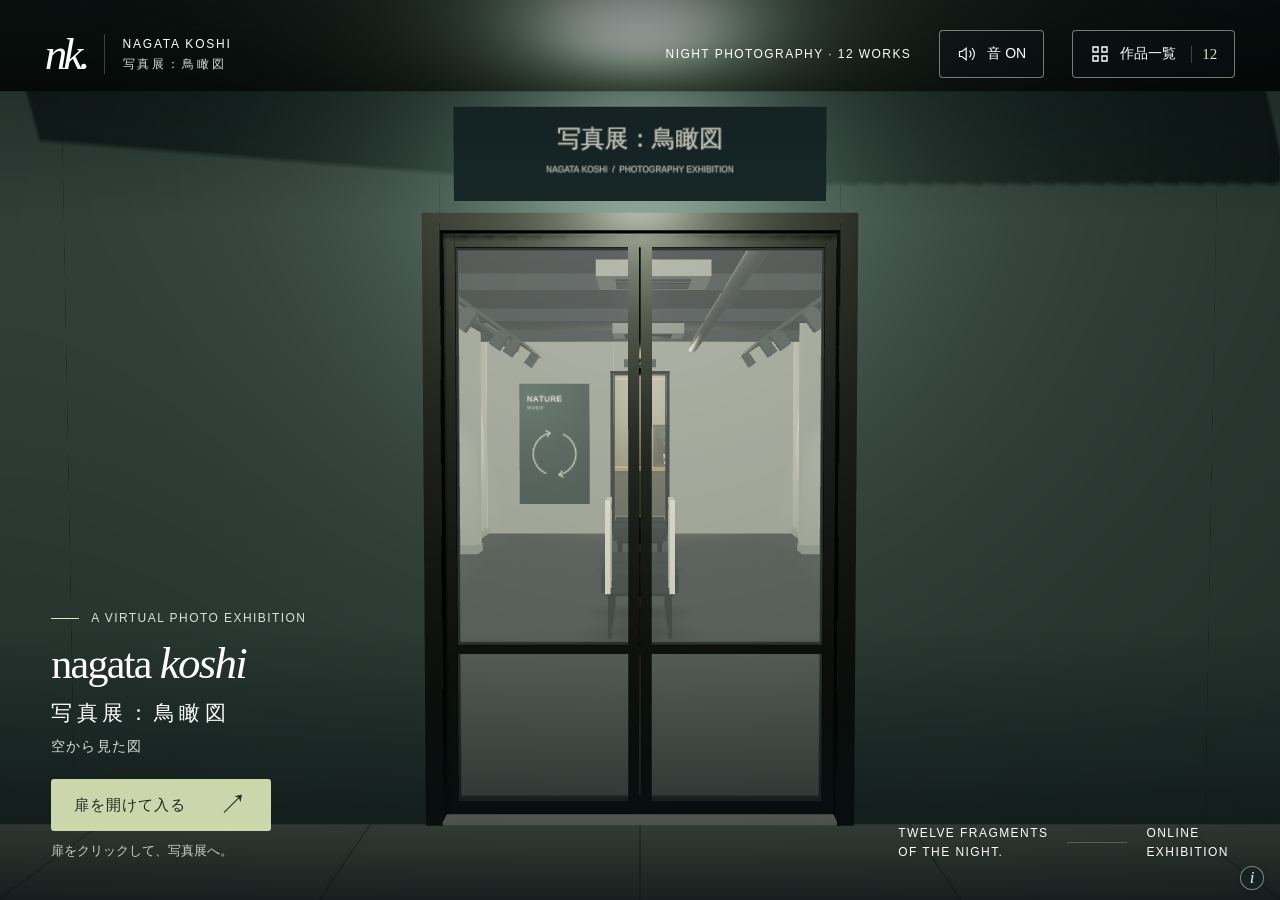
<file: index.html>
<!doctype html>
<html lang="ja">
<head>
  <meta charset="utf-8"><meta name="viewport" content="width=device-width,initial-scale=1,viewport-fit=cover">
  <title>写真展：鳥瞰図 — Online Gallery</title>
  <meta name="description" content="街が眠っても、光はつづく。12枚の夜景を巡るバーチャル写真展。">
  <meta name="theme-color" content="#101a1b">
  <link rel="icon" href="./favicon.svg" type="image/svg+xml"><link rel="stylesheet" href="./style.css?v=20260913-info">
  <script type="module" src="./app.js?v=20260914-locations"></script>
</head>
<body>
  <audio id="gallery-music" src="./assets/audio/midnight-gallery.mp3" loop preload="none" hidden></audio>
  <a class="skip-link" href="#index-button">作品一覧へ</a>
  <main id="gallery" class="gallery welcome">
    <div id="scene" class="scene" aria-label="ガラスの入口と、白い壁に12枚の夜景が並ぶ展示室"></div><div class="scene-shade" aria-hidden="true"></div>
    <header class="site-header">
      <button class="brand" id="home-button" aria-label="展示室の入口へ"><span class="brand-mark" aria-hidden="true">nk.</span><span class="brand-name">NAGATA KOSHI<span>写真展：鳥瞰図</span></span></button>
      <div class="header-actions"><span class="edition">NIGHT PHOTOGRAPHY · 12 WORKS</span><button class="outline-button sound-toggle" id="sound-toggle" aria-label="音を消す" aria-pressed="true" title="音を消す" disabled><svg viewBox="0 0 24 24" aria-hidden="true"><path d="M11 5 6 9H3v6h3l5 4Z"/><path class="sound-waves" d="M15 8a6 6 0 0 1 0 8m3-11a10 10 0 0 1 0 14"/><path class="sound-cross" d="m15 9 6 6m0-6-6 6"/></svg><span id="sound-label">音 ON</span></button><button class="outline-button" id="index-button"><svg viewBox="0 0 20 20" aria-hidden="true"><path d="M3 3h5v5H3zM12 3h5v5h-5zM3 12h5v5H3zM12 12h5v5h-5z"/></svg>作品一覧<span class="button-count">12</span></button></div>
    </header>
    <section class="intro" id="intro" aria-labelledby="exhibition-title">
      <p class="eyebrow"><span></span>A VIRTUAL PHOTO EXHIBITION</p><h1 id="exhibition-title">nagata<br><em>koshi</em></h1>
      <div class="intro-caption"><p class="japanese-title">写真展：鳥瞰図</p><p>空から見た図</p></div>
      <button id="enter-button" class="enter-button" disabled><span id="enter-text">展示室を準備中</span><span class="enter-arrow" aria-hidden="true">↗</span></button>
      <p class="intro-help" id="load-status" role="status">写真を読み込んでいます</p>
    </section>
    <div class="intro-note"><span>TWELVE FRAGMENTS<br>OF THE NIGHT.</span><span class="note-line"></span><span>ONLINE<br>EXHIBITION</span></div>
    <p class="entry-status" id="entry-status" role="status" hidden>写真展へ、ようこそ。</p>
    <section id="tour-ui" class="tour-ui" hidden aria-label="展示室の操作">
      <button id="cafe-exit" class="cafe-hotspot cafe-entry" aria-label="ガラスの扉から展示室へ戻る" hidden>展示室へ <span aria-hidden="true">↗</span></button>
      <button id="coffee-tap" class="cafe-hotspot coffee-tap" aria-label="コーヒーを注ぐ" hidden>tap! <span aria-hidden="true">↓</span></button>
      <div id="cafe-controls" class="cafe-controls" hidden>
        <p id="coffee-status" role="status" aria-live="polite"></p>
      </div>
      <button id="coffee-cup" class="coffee-cup" aria-label="コーヒーをひと口飲む" hidden><span>ひと口</span></button>
      <div class="room-caption"><span class="eyebrow">THE EXHIBITION</span><h2 id="current-title">写真展：鳥瞰図</h2><p id="current-subtitle">気になる写真をタップして、その前へ。</p></div>
      <div class="map-card" id="map-card"><button class="map-heading" id="map-toggle" aria-expanded="true" aria-controls="room-map">FLOOR PLAN <span aria-hidden="true">−</span></button><div id="room-map" class="room-map"></div><span class="map-caption">番号を選んで移動</span><button id="hallway-button" class="map-exit">入口・廊下へ ↗</button></div>
      <nav class="tour-dock" aria-label="作品を巡る">
        <div class="dock-pager">
          <button id="previous-button" class="nav-arrow" aria-label="前の作品へ" disabled><svg viewBox="0 0 24 24" aria-hidden="true"><path d="M20 12H4m6-6-6 6 6 6"/></svg></button>
          <div class="tour-position"><span id="work-counter">GALLERY</span><span id="work-label">展示室</span></div>
          <button id="next-button" class="nav-arrow" aria-label="最初の作品へ"><svg viewBox="0 0 24 24" aria-hidden="true"><path d="M4 12h16m-6-6 6 6-6 6"/></svg></button>
        </div>
        <span class="dock-divider" aria-hidden="true"></span>
        <button class="focus-button" id="view-button" aria-label="写真を大きく見る" hidden><span class="view-label">大きく見る</span><svg viewBox="0 0 24 24" aria-hidden="true"><path d="M9 4H4v5m11-5h5v5M4 15v5h5m11-5v5h-5"/></svg></button>
        <button id="overview-button" class="dock-button" aria-label="展示室の中央へ"><svg viewBox="0 0 24 24" aria-hidden="true"><path d="m3 5 6-2 6 2 6-2v16l-6 2-6-2-6 2V5Zm6-2v16m6-14v16"/></svg><span>中央へ</span></button>
      </nav>
      <p class="gesture-hint">ドラッグで見回す <span>·</span> 写真をタップで移動</p>
    </section>
    <div id="arcade-controls" class="arcade-controls" hidden><button id="arcade-return" class="arcade-back">← 展示室へ</button><button id="arcade-exit" class="arcade-exit">出口へ ↗</button></div>
    <p id="arcade-travel-status" class="arcade-travel-status" role="status" hidden>廊下を移動しています…</p>
    <section id="claw-controls" class="claw-controls" aria-label="UFOキャッチャーの操作" hidden>
      <button id="claw-close" class="claw-close" aria-label="ゲームを閉じる">×</button>
      <div id="claw-result" class="claw-result" role="status" aria-live="polite" hidden>ナイス！</div>
      <div id="claw-inputs" class="claw-console">
        <div class="claw-direction-pad" role="group" aria-label="爪の移動">
          <button data-claw-axis="z" data-claw-direction="-1" class="claw-up" aria-label="爪を奥へ動かす"><span aria-hidden="true">↑</span></button>
          <button data-claw-axis="x" data-claw-direction="-1" class="claw-left" aria-label="爪を左へ動かす"><span aria-hidden="true">←</span></button>
          <button data-claw-axis="x" data-claw-direction="1" class="claw-right" aria-label="爪を右へ動かす"><span aria-hidden="true">→</span></button>
          <button data-claw-axis="z" data-claw-direction="1" class="claw-down" aria-label="爪を手前へ動かす"><span aria-hidden="true">↓</span></button>
        </div>
        <p id="claw-status" class="claw-status" role="status">押している間、移動</p>
        <button id="claw-grab" class="claw-grab"><span aria-hidden="true">↓</span>つかむ</button>
      </div>
    </section>
    <button id="held-item" class="held-item" hidden aria-label="持っているピン">
      <svg id="held-pin" viewBox="0 0 70 140" aria-hidden="true"><defs><linearGradient id="pin-shine"><stop stop-color="#a7aeaa"/><stop offset=".4" stop-color="#fffdf4"/><stop offset="1" stop-color="#d1d5cb"/></linearGradient></defs><path d="M35 5C18 5 20 23 26 32C30 42 23 62 18 76C9 100 11 122 18 131C23 137 47 137 52 131C59 122 61 100 52 76C47 62 40 42 44 32C50 23 52 5 35 5Z" fill="url(#pin-shine)" stroke="#c6cbc1" stroke-width="1"/><path d="M26 34H44L43 40H27ZM27 44H43L44 49H26Z" fill="#be2945"/></svg>
      <svg id="held-key" viewBox="0 0 80 140" aria-hidden="true" hidden><path d="M40 10a22 22 0 1 0 0 44a22 22 0 1 0 0-44M40 51v72h20v-12H44v-17h13" fill="none" stroke="#eac46b" stroke-width="10" stroke-linejoin="round"/></svg>
      <span id="held-item-label">ピン</span>
    </button>
    <button id="exchange-action" class="cafe-hotspot exchange-action" hidden>ピンを入れる</button>
    <section id="escape-ending" class="escape-ending" hidden aria-labelledby="escape-title"><p>THANK YOU</p><h2 id="escape-title">ご来場ありがとうございました。</h2></section>
    <div id="notice" class="notice" role="status" hidden></div>
    <button id="info-button" class="info-button" aria-label="この写真展について" aria-haspopup="dialog" aria-controls="info-dialog" title="この写真展について"><span aria-hidden="true">i</span></button>
    <noscript><div class="noscript">3D展示にはJavaScriptが必要です。<a href="./photos.html">12枚の写真を見る</a></div></noscript>
  </main>
  <div id="collection-transition" class="collection-transition" hidden role="status"><span id="transition-kicker">NEXT EXHIBITION</span><h2 id="transition-title">写真展：いきもの</h2><p>12 photographs · NAGATA KOSHI</p></div>
  <dialog id="info-dialog" class="info-dialog" aria-labelledby="info-title">
    <div class="info-header"><h2 id="info-title">この写真展について</h2><button class="close-button" data-close="info-dialog" aria-label="案内を閉じる" autofocus>×</button></div>
    <div class="info-content">
      <section><h3>写真・展示制作</h3><p>NAGATA KOSHI</p><p>掲載写真の著作権は撮影者に帰属します。</p></section>
      <section><h3>音楽</h3><p>Midnight Gallery</p><p>制作：NAGATA KOSHI</p></section>
      <section><h3>作品のご利用について</h3><p>法令で認められる場合を除き、写真・音楽の無断転載・再配布・販売はお控えください。</p></section>
      <p class="info-share">この会場のURLのシェアは歓迎です。</p>
    </div>
  </dialog>
  <dialog id="index-dialog" class="index-dialog" aria-labelledby="index-title">
    <div class="dialog-header"><div><p class="eyebrow">THE COLLECTION</p><h2 id="index-title">写真展：鳥瞰図</h2></div><button class="close-button" data-close="index-dialog" aria-label="作品一覧を閉じる">×</button></div>
    <button id="index-switch" class="text-button collection-link">写真展：いきものへ ↗</button><p class="index-description">気になる一枚から、夜を巡る。</p><div id="works-grid" class="works-grid"></div><footer class="index-footer">NAGATA KOSHI — 写真展：鳥瞰図<span>01 — 12</span></footer>
  </dialog>
  <dialog id="viewer-dialog" class="viewer-dialog" aria-labelledby="viewer-title">
    <div class="viewer-header"><div><span class="eyebrow">NAGATA KOSHI</span><h2 id="viewer-title">作品 01</h2></div><div class="viewer-actions"><button id="zoom-button" class="text-button" aria-pressed="false">拡大する ＋</button><button class="close-button" data-close="viewer-dialog" aria-label="写真を閉じる">×</button></div></div>
    <div class="viewer-stage" id="viewer-stage"><img id="viewer-image" alt=""><p id="viewer-error" hidden role="alert">写真を読み込めませんでした。<button id="retry-image">再読み込み</button></p></div>
    <footer class="viewer-footer"><button id="viewer-prev" class="nav-arrow" aria-label="前の写真">←</button><div><span id="viewer-count">01 / 12</span><span class="viewer-size" id="viewer-size">A2 PRINT</span></div><button id="viewer-next" class="nav-arrow" aria-label="次の写真">→</button></footer>
  </dialog>
</body></html>
</file>
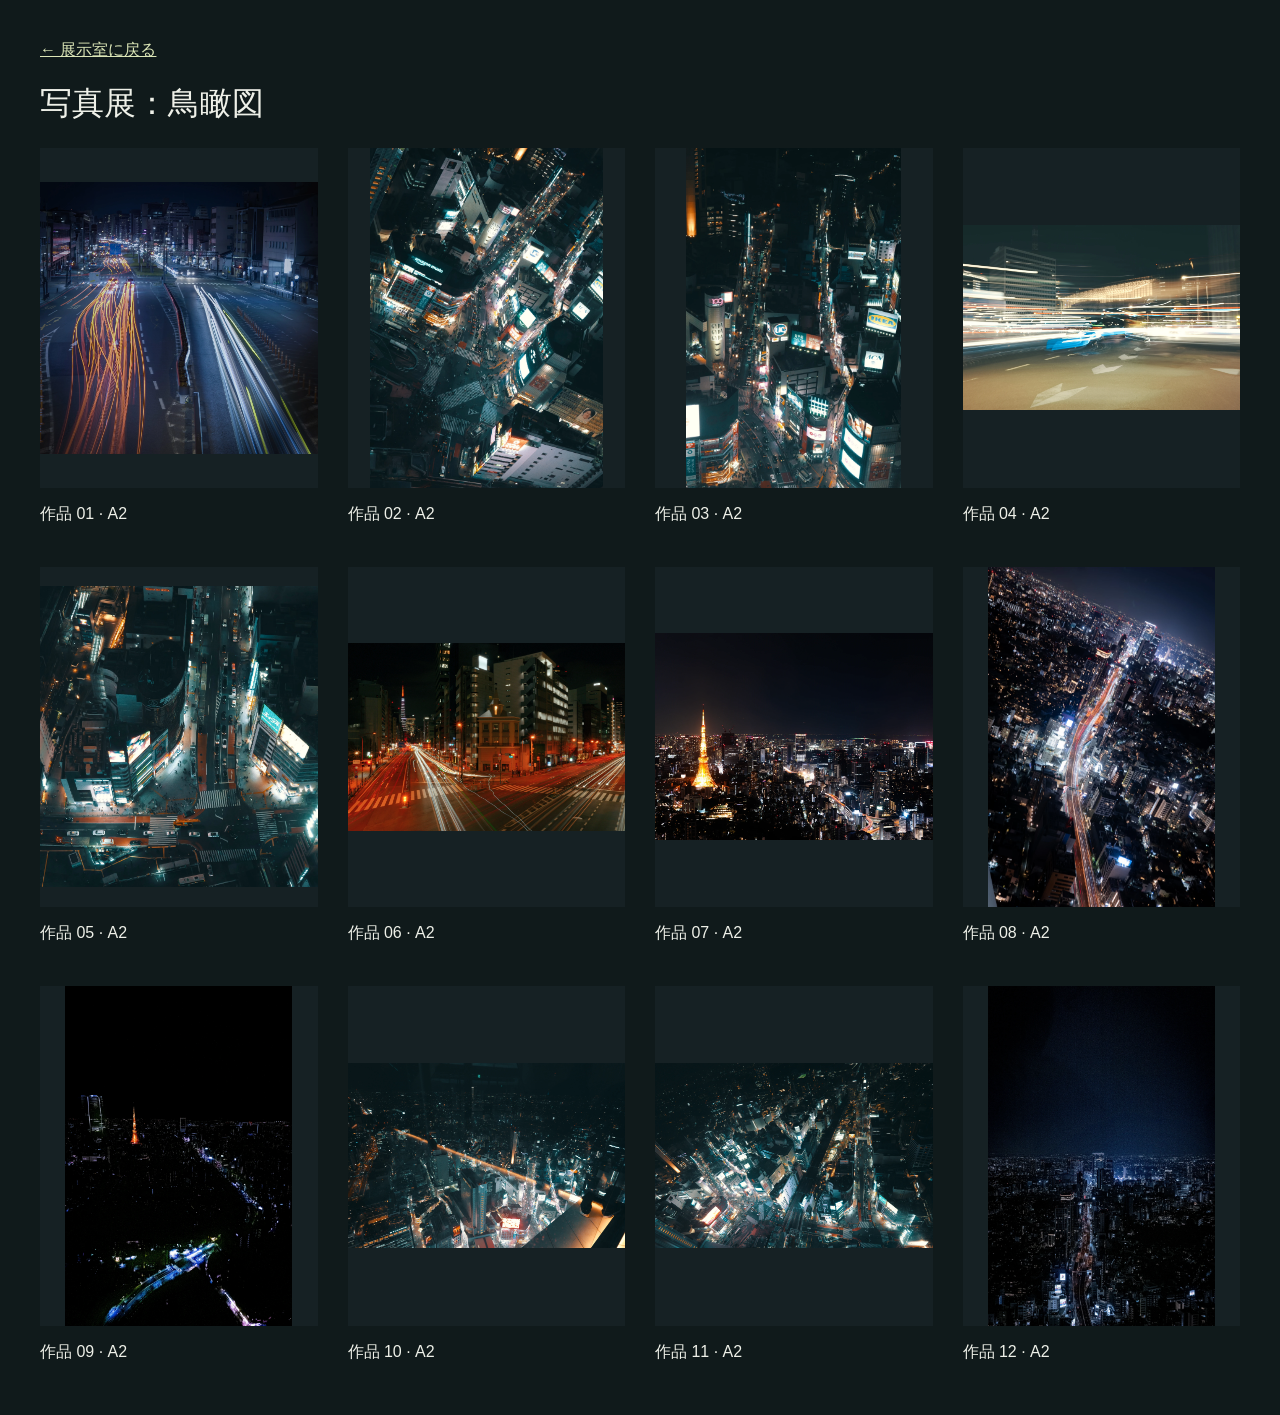
<file: photos.html>
<!doctype html><html lang="ja"><meta charset="utf-8"><meta name="viewport" content="width=device-width,initial-scale=1"><title>写真展：鳥瞰図 — Online Gallery</title><style>body{margin:0;padding:40px;background:#101a1b;color:#eef0e8;font-family:sans-serif}a{color:#dce6b7}h1{font-weight:400}main{display:grid;grid-template-columns:repeat(auto-fit,minmax(260px,1fr));gap:30px}figure{margin:0}img{width:100%;height:340px;object-fit:contain;background:#162124}figcaption{padding:12px 0;font-size:16px}</style><a href="index.html">← 展示室に戻る</a><h1>写真展：鳥瞰図</h1><main><figure><a href="assets/01.webp"><img src="assets/01.webp" alt="夜景作品 1" loading="lazy"></a><figcaption>作品 01 · A2</figcaption></figure><figure><a href="assets/02.webp"><img src="assets/02.webp" alt="夜景作品 2" loading="lazy"></a><figcaption>作品 02 · A2</figcaption></figure><figure><a href="assets/03.webp"><img src="assets/03.webp" alt="夜景作品 3" loading="lazy"></a><figcaption>作品 03 · A2</figcaption></figure><figure><a href="assets/04.webp"><img src="assets/04.webp" alt="夜景作品 4" loading="lazy"></a><figcaption>作品 04 · A2</figcaption></figure><figure><a href="assets/05.webp"><img src="assets/05.webp" alt="夜景作品 5" loading="lazy"></a><figcaption>作品 05 · A2</figcaption></figure><figure><a href="assets/06.webp"><img src="assets/06.webp" alt="夜景作品 6" loading="lazy"></a><figcaption>作品 06 · A2</figcaption></figure><figure><a href="assets/07.webp"><img src="assets/07.webp" alt="夜景作品 7" loading="lazy"></a><figcaption>作品 07 · A2</figcaption></figure><figure><a href="assets/08.webp"><img src="assets/08.webp" alt="夜景作品 8" loading="lazy"></a><figcaption>作品 08 · A2</figcaption></figure><figure><a href="assets/09.webp"><img src="assets/09.webp" alt="夜景作品 9" loading="lazy"></a><figcaption>作品 09 · A2</figcaption></figure><figure><a href="assets/10.webp"><img src="assets/10.webp" alt="夜景作品 10" loading="lazy"></a><figcaption>作品 10 · A2</figcaption></figure><figure><a href="assets/11.webp"><img src="assets/11.webp" alt="夜景作品 11" loading="lazy"></a><figcaption>作品 11 · A2</figcaption></figure><figure><a href="assets/12.webp"><img src="assets/12.webp" alt="夜景作品 12" loading="lazy"></a><figcaption>作品 12 · A2</figcaption></figure></main></html>
</file>
<file: style.css>
:root{color-scheme:dark;--ink:#101a1b;--paper:#eef0e8;--muted:#b1beb9;--accent:#dce6b7;--line:rgba(236,242,229,.24);font-family:-apple-system,BlinkMacSystemFont,"Hiragino Kaku Gothic ProN","Yu Gothic",sans-serif;font-synthesis:none}*{box-sizing:border-box}html,body{margin:0;width:100%;height:100%;background:var(--ink)}button,a{-webkit-tap-highlight-color:transparent}button{font:inherit;cursor:pointer;color:inherit;border:0}button:disabled{cursor:default;opacity:.35}button:focus-visible,a:focus-visible,canvas:focus-visible{outline:2px solid var(--accent);outline-offset:5px}button:hover:not(:disabled){filter:brightness(1.13)}svg{width:20px;height:20px;fill:none;stroke:currentColor;stroke-width:1.4}p,h1,h2{margin:0}[hidden]{display:none!important}.gallery{height:100svh;min-height:0;position:relative;overflow:hidden;isolation:isolate}.scene{position:absolute;inset:0;background:#636966}.scene canvas{display:block;width:100%;height:100%;touch-action:none;cursor:grab}.scene canvas:active{cursor:grabbing}.scene-shade{position:absolute;inset:0;pointer-events:none;background:linear-gradient(90deg,rgba(7,19,21,.86),rgba(7,19,21,.52) 27%,rgba(7,19,21,0) 67%),linear-gradient(0deg,rgba(8,17,18,.68),transparent 35%,transparent 76%,rgba(8,17,18,.42))}.entered .scene-shade{background:linear-gradient(0deg,rgba(8,17,18,.68),transparent 26%,transparent 76%,rgba(8,17,18,.52))}.site-header{position:absolute;left:3.5%;right:3.5%;top:30px;display:flex;align-items:center;justify-content:space-between;gap:20px;z-index:2}.brand{background:none;display:flex;align-items:center;text-align:left;gap:17px;padding:0}.brand-mark{font-family:Georgia,serif;font-size:45px;font-style:italic;letter-spacing:-4px;line-height:1}.brand-name{font-size:12px;letter-spacing:.15em;line-height:1.7;border-left:1px solid var(--line);padding-left:18px}.brand-name>span{display:block;letter-spacing:.24em;font-size:12px;color:#d4ddd5}.header-actions{display:flex;align-items:center;gap:28px}.edition{font-size:12px;letter-spacing:.12em}.outline-button{border:1px solid rgba(236,242,229,.48);background:rgba(14,25,26,.35);border-radius:4px;padding:13px 17px;display:flex;align-items:center;gap:10px;font-size:14px;backdrop-filter:blur(8px)}.button-count{font-family:Georgia,serif;font-size:15px;color:var(--accent);padding-left:10px;border-left:1px solid var(--line);margin-left:5px}.intro{position:absolute;left:8%;top:clamp(140px,22vh,220px);max-width:520px;z-index:1}.eyebrow{font-size:12px;letter-spacing:.18em;font-weight:500;line-height:1.6}.intro .eyebrow{display:flex;align-items:center;gap:12px;color:#d9e4d5}.eyebrow>span{display:inline-block;width:28px;height:1px;background:var(--accent)}h1{font-family:Georgia,"Times New Roman",serif;font-weight:400;letter-spacing:-.055em;font-size:clamp(85px,10vw,150px);line-height:.9;margin:27px 0 28px}h1 em{font-weight:400;font-size:1.07em}.intro-caption{border-left:1px solid rgba(228,238,218,.5);padding-left:20px;margin-bottom:34px}.japanese-title{font-family:"Yu Mincho","Hiragino Mincho ProN",serif;font-size:27px;letter-spacing:.28em;margin-bottom:10px}.intro-caption p+p{font-size:14px;letter-spacing:.08em;color:#d7e0d8;line-height:1.8}.enter-button{background:var(--accent);color:#1b2824;border-radius:3px;width:240px;min-height:60px;display:flex;justify-content:space-between;align-items:center;padding:0 23px;font-size:15px;letter-spacing:.06em}.enter-arrow{font-size:28px;font-weight:300}.intro-help{font-size:12px;color:#c6d2ca;margin-top:15px;line-height:1.7;max-width:340px}.intro-note{position:absolute;right:4%;bottom:39px;display:flex;align-items:center;gap:19px;font-size:12px;letter-spacing:.12em;line-height:1.6}.note-line{width:60px;height:1px;background:var(--line)}.entered .intro,.entered .intro-note{display:none}.room-caption{position:absolute;left:3.5%;bottom:155px;pointer-events:none;max-width:350px;text-shadow:0 2px 20px #0c1817}.room-caption .eyebrow{color:var(--accent)}.room-caption h2{font-family:"Yu Mincho","Hiragino Mincho ProN",serif;font-size:30px;letter-spacing:.14em;margin:8px 0 10px;font-weight:400}.room-caption p{font-size:14px;line-height:1.8;color:#e1e7df}.focus-button{position:absolute;left:50%;top:67%;transform:translateX(-50%);white-space:nowrap;background:#142424ed;border:1px solid #b7c8b260;border-radius:3px;padding:15px 22px;display:flex;align-items:center;gap:24px;box-shadow:0 8px 28px #0003;font-size:14px}.focus-button span{font-size:20px}.tour-dock{position:absolute;left:50%;bottom:40px;transform:translateX(-50%);display:flex;align-items:center;gap:14px;border:1px solid #b6c8be42;background:#101e20e8;backdrop-filter:blur(18px);padding:12px 15px;border-radius:6px;box-shadow:0 12px 40px #07111144}.nav-arrow{background:transparent;font-size:25px;width:46px;min-height:46px;border:1px solid #adbbaf45;border-radius:50%;flex-shrink:0;font-family:Arial,sans-serif}.tour-position{min-width:126px;text-align:center}.tour-position>span{display:block}#work-counter{font-family:Georgia,serif;font-size:20px;letter-spacing:.08em}#work-label{font-size:12px;color:#c4cec8;margin-top:5px}.dock-divider{height:34px;width:1px;background:var(--line);margin:0 4px}.dock-button{display:flex;align-items:center;flex-direction:column;gap:5px;background:transparent;min-width:46px;padding:3px;font-size:12px}.gesture-hint{position:absolute;bottom:14px;left:50%;transform:translateX(-50%);font-size:12px;white-space:nowrap;color:#e1e7df}.gesture-hint span{margin:0 8px}.map-card{position:absolute;right:3.5%;bottom:150px;width:136px;background:#101e20dc;border:1px solid #b6c8be42;border-radius:4px;padding:12px}.map-heading{font-size:12px;letter-spacing:.06em;width:100%;background:none;display:flex;justify-content:space-between;padding:0;min-height:28px;align-items:center}.room-map{position:relative;width:96px;height:295px;margin:15px auto 10px;border:1px solid #93a59899;background:#1c2b2c}.room-map:before{content:"入口";position:absolute;top:-10px;left:30px;font-size:12px;background:#182829;padding:0 5px;color:#bdc7bf}.map-work{position:absolute;min-width:27px;min-height:27px;transform:translate(-50%,-50%);padding:0;font-size:12px;background:#2b3e3f;border:1px solid #6c87804f;border-radius:3px;z-index:1}.map-work[aria-current=true]{background:var(--accent);color:#182521;border-color:var(--accent)}.map-seat{position:absolute;left:42px;width:10px;height:10px;background:#0b1012;border:1px solid #8ca19b55}.map-column{position:absolute;width:5px;height:7px;background:#91a09988}.map-caption{display:block;text-align:center;font-size:12px;color:#c1cdc4}.map-card.collapsed .map-caption{display:none}.notice{position:absolute;left:50%;top:104px;transform:translateX(-50%);background:#112022ed;color:#e6ecdf;border:1px solid #adbbaf66;max-width:90%;width:max-content;padding:14px 20px;font-size:14px;z-index:8;border-radius:4px}.skip-link{position:fixed;top:-80px;left:20px;background:var(--accent);color:var(--ink);padding:15px;z-index:100}.skip-link:focus{top:15px}.noscript{position:absolute;bottom:20px;left:20px;background:var(--ink);padding:20px}.noscript a{color:var(--accent)}dialog{color:var(--paper);border:0;padding:0;background:var(--ink);max-width:none;max-height:none}dialog::backdrop{background:#091214c9;backdrop-filter:blur(9px)}.index-dialog{width:min(1120px,94vw);height:min(860px,92svh);border:1px solid #80958f40;border-radius:8px;padding:35px 40px;overflow:auto}.dialog-header{display:flex;justify-content:space-between;align-items:flex-start;gap:15px}.dialog-header .eyebrow{color:var(--accent)}.dialog-header h2{font-family:"Yu Mincho","Hiragino Mincho ProN",serif;font-size:34px;letter-spacing:.1em;font-weight:400;margin-top:10px}.close-button{font-family:Arial,sans-serif;font-size:30px;background:none;border:1px solid #9aad9f66;border-radius:50%;width:46px;height:46px;flex-shrink:0}.index-description{font-size:14px;color:var(--muted);margin:16px 0 30px}.works-grid{display:grid;grid-template-columns:repeat(4,minmax(0,1fr));gap:28px 20px}.work-card{background:none;padding:0;text-align:left;display:block;min-width:0}.work-card .thumb-frame{height:185px;background:#1b2729;display:flex;align-items:center;justify-content:center;overflow:hidden;border:1px solid #adb9aa1a;transition:background .2s}.work-card:hover .thumb-frame{background:#2c3b3c}.work-card img{width:100%;height:100%;object-fit:contain;padding:13px}.work-card .card-meta{display:flex;justify-content:space-between;align-items:center;padding-top:11px;font-size:14px}.card-number{font-family:Georgia,serif;font-size:20px;color:var(--accent)}.card-meta span:last-child{font-size:12px;color:var(--muted)}.index-footer{border-top:1px solid var(--line);display:flex;justify-content:space-between;margin-top:35px;padding-top:20px;font-size:12px;letter-spacing:.1em;color:var(--muted)}.viewer-dialog{width:100%;height:100svh;max-width:100%;max-height:100%;background:#090f13;overflow:hidden}.viewer-header{height:100px;padding:24px 36px;display:flex;align-items:center;justify-content:space-between;gap:20px}.viewer-header .eyebrow{color:#b9c7bc;font-size:12px}.viewer-header h2{font-size:16px;font-weight:400;letter-spacing:.1em;margin-top:5px}.viewer-actions{display:flex;gap:24px;align-items:center}.text-button{font-size:14px;background:none;min-height:46px}.viewer-stage{height:calc(100svh - 190px);width:100%;padding:0 70px;display:flex;justify-content:center;align-items:center;overflow:auto;position:relative;overscroll-behavior:contain}.viewer-stage img{display:block;max-width:100%;max-height:100%;width:auto;height:auto;object-fit:contain}.viewer-stage.zoomed{display:block;padding:0 25px}.viewer-stage.zoomed img{max-width:none;max-height:none;width:150%;height:auto;margin:auto;object-fit:contain}.viewer-footer{height:90px;display:flex;justify-content:center;align-items:center;gap:32px}.viewer-footer>div{text-align:center;min-width:90px}.viewer-footer>div>span{display:block}#viewer-count{font-family:Georgia,serif;letter-spacing:.12em;font-size:19px}.viewer-size{font-size:12px;color:var(--muted);margin-top:6px}#viewer-error{position:absolute;font-size:15px;color:#e3ebdf}#viewer-error button{display:block;margin:15px auto;background:var(--accent);color:var(--ink);padding:12px 24px;border-radius:3px}.fallback .scene{background:linear-gradient(90deg,#081317dd,#08131755),url('./assets/11.webp') center/cover}.fallback .intro-help{color:#e2dcb4}.fallback .scene-shade{opacity:.4}
@media(min-width:1600px){.intro{top:23vh}.room-caption{bottom:170px}}
@media(max-width:950px){.edition{display:none}.intro{left:6%;top:22vh}h1{font-size:110px}.map-card{right:3%;bottom:155px}.room-caption{max-width:260px}.works-grid{grid-template-columns:repeat(3,minmax(0,1fr))}}
@media(max-height:740px) and (min-width:701px){.intro{top:125px}h1{font-size:90px;margin:20px 0}.intro-caption{margin-bottom:22px}.intro-note{bottom:30px}}
@media(max-width:700px){.gallery{min-height:0}.site-header{top:max(22px,env(safe-area-inset-top));left:22px;right:22px;gap:10px}.brand{gap:12px}.brand-mark{font-size:38px}.brand-name{padding-left:12px;font-size:12px;letter-spacing:.04em}.brand-name>span{font-size:12px}.outline-button{padding:11px 12px;gap:8px;font-size:14px}.outline-button svg{width:16px;height:16px}.button-count{display:none}.intro{left:28px;top:21vh;right:25px;max-width:none}.intro .eyebrow{font-size:12px;letter-spacing:.08em}h1{font-size:clamp(80px,21vw,115px);margin:23px 0 26px}.japanese-title{font-size:23px}.intro-caption{padding-left:16px;margin-bottom:26px}.intro-caption p+p{font-size:14px}.enter-button{min-height:57px;width:222px;font-size:14px}.intro-note{right:23px;bottom:26px;left:28px;justify-content:space-between;font-size:12px}.intro-note .note-line{flex:1;max-width:100px}.scene-shade{background:linear-gradient(90deg,#081718c9,#0817182b 100%),linear-gradient(0deg,#081718b0,transparent 70%)}.room-caption{left:22px;bottom:155px;max-width:230px}.room-caption h2{font-size:24px;margin:5px 0 6px}.room-caption p{font-size:14px;max-width:220px}.room-caption .eyebrow{font-size:12px}.tour-dock{bottom:calc(41px + env(safe-area-inset-bottom));width:calc(100% - 32px);max-width:430px;justify-content:space-between;gap:5px;padding:11px 10px}.tour-position{min-width:93px}.nav-arrow{width:43px;min-height:43px;font-size:23px}.dock-button{min-width:36px}.dock-divider{margin:0 3px}.gesture-hint{bottom:calc(15px + env(safe-area-inset-bottom));font-size:12px}.map-card{right:20px;bottom:auto;top:95px;width:115px;padding:10px}.map-heading{font-size:12px}.room-map{width:78px;height:275px}.room-map:before{left:23px}.map-work{min-width:25px;min-height:25px;font-size:12px}.map-seat{left:33px;width:9px;height:9px}.map-caption{font-size:12px}.focus-button{top:62%;font-size:14px;padding:12px 18px;gap:15px}.index-dialog{width:100%;height:100svh;border-radius:0;padding:25px 22px}.dialog-header h2{font-size:29px}.works-grid{grid-template-columns:repeat(2,minmax(0,1fr));gap:24px 15px}.work-card .thumb-frame{height:175px}.work-card img{padding:10px}.index-footer{font-size:12px;letter-spacing:.04em}.viewer-header{height:94px;padding:20px}.viewer-actions{gap:15px}.viewer-stage{height:calc(100svh - 184px);padding:0 15px}.viewer-footer{height:90px;padding-bottom:env(safe-area-inset-bottom)}.viewer-stage.zoomed{padding:0}.viewer-stage.zoomed img{width:220%}.notice{top:100px;font-size:14px;line-height:1.6}.text-button{font-size:14px}}
@media(max-height:650px) and (max-width:700px){.intro{top:125px}h1{font-size:75px;margin:20px 0}.intro-caption{margin-bottom:20px}.intro-note{display:none}.map-card{top:88px}.room-caption{bottom:140px}.intro-help{margin-top:8px}}

@media(max-height:600px){.site-header{top:16px}.intro{top:100px;left:6%}.intro h1{font-size:66px;margin:12px 0 18px}.intro-caption{margin-bottom:15px}.japanese-title{font-size:20px;margin-bottom:5px}.intro-note{display:none}.intro-help{margin-top:8px}.enter-button{min-height:48px}.room-caption{bottom:115px;max-width:230px}.room-caption p{display:none}.map-card{top:90px;bottom:auto}.map-card:not(.collapsed){max-height:calc(100svh - 215px);overflow:auto}.tour-dock{bottom:28px;padding:8px 12px}.gesture-hint{bottom:5px}.viewer-header{height:75px;padding:12px 22px}.viewer-stage{height:calc(100svh - 145px)}.viewer-footer{height:70px}.focus-button{top:55%}}
@media(max-height:430px){.intro{top:96px;display:grid;grid-template-columns:220px 230px;column-gap:20px;align-items:end;max-width:calc(100vw - 50px)}.intro>.eyebrow{grid-column:1/-1;font-size:12px}.intro h1{grid-column:1;grid-row:2/5;font-size:80px;margin:10px 0}.intro-caption{grid-column:2;margin:12px 0}.enter-button{grid-column:2;width:220px}.intro-help{grid-column:2;font-size:12px}.intro-caption p+p{font-size:12px}.room-caption{bottom:105px}.room-caption h2{font-size:21px}.map-card{top:82px}.tour-dock{bottom:23px}.gesture-hint{font-size:12px;bottom:3px}}

/* Keep the photograph unobstructed and labels readable against white walls. */
.focus-button{top:auto;bottom:130px;padding:12px 22px;background:rgba(20,36,36,.42);backdrop-filter:blur(8px)}
.room-caption{text-shadow:none;max-width:min(280px,26vw)}
.room-caption .eyebrow{color:#334641}.room-caption h2{color:#152b2c}.room-caption p{display:block;color:#253c3a}
@media(max-width:700px){
 .focus-button{top:auto;bottom:calc(128px + env(safe-area-inset-bottom))}
 .room-caption{top:95px;bottom:auto;left:20px;max-width:calc(100% - 170px)}
 .room-caption h2{font-size:21px;margin:4px 0 0}
}
@media(max-height:600px){
 .entered .scene{bottom:135px}
 .focus-button{top:auto;bottom:100px;padding:9px 18px}
 .room-caption{top:90px;bottom:auto;max-width:210px}
 .room-caption h2{font-size:21px;margin:4px 0 0}
}

/* Hide the upper-left branding and caption after entering the gallery. */
.entered .brand,.entered .room-caption{display:none}
.entered .header-actions{margin-left:auto}
.sound-toggle{min-width:44px;min-height:46px;justify-content:center;white-space:nowrap}
.sound-toggle .sound-cross,.sound-toggle[aria-pressed=false] .sound-waves{display:none}
.sound-toggle[aria-pressed=false] .sound-cross{display:block}
.playing-claw .site-header,.arcade-travelling .site-header{display:flex!important;pointer-events:none}
.playing-claw .site-header{right:82px}
.playing-claw .header-actions> :not(.sound-toggle),.arcade-travelling .header-actions> :not(.sound-toggle){display:none}
.playing-claw .sound-toggle,.arcade-travelling .sound-toggle{pointer-events:auto}
@media(max-width:700px){.header-actions{gap:8px}.sound-toggle{padding:10px}#sound-label{display:none}}

/* A single, quiet viewing rail: artwork navigation and enlargement together. */
.tour-dock{width:min(530px,calc(100% - 40px));bottom:42px;padding:10px 12px;gap:12px;border:1px solid #dce5e02e;border-radius:14px;background:linear-gradient(120deg,#152426f0,#142022e8);box-shadow:0 12px 36px #08131526,inset 0 1px 0 #ffffff08;backdrop-filter:blur(24px)}
.dock-pager{display:flex;align-items:center;gap:4px;flex:1;min-width:0}
.tour-dock .nav-arrow{display:grid;place-items:center;width:44px;height:48px;min-height:44px;border:0;border-radius:8px;background:transparent;transition:background .2s,color .2s;flex-shrink:0}
.tour-dock .nav-arrow svg{width:22px;height:22px;stroke-width:1.4}
.tour-dock .nav-arrow:hover:not(:disabled){background:#ffffff0c;color:#e2edcb;filter:none}
.tour-dock .nav-arrow:disabled{opacity:.2}
.tour-position{flex:1;min-width:82px;text-align:left;padding:0 10px}
#work-counter{font-family:Georgia,"Times New Roman",serif;font-size:24px;font-weight:400;line-height:1.15;letter-spacing:.035em;font-variant-numeric:tabular-nums;white-space:nowrap;color:#f0f2e9}
#work-label{margin-top:5px;color:#aebfba;font-size:12px;line-height:1.2;letter-spacing:.12em}
.tour-dock .dock-divider{height:30px;margin:0;background:#dce5e026;flex-shrink:0}
.tour-dock .focus-button{position:static;transform:none;flex:0 0 142px;justify-content:space-between;gap:12px;min-height:48px;padding:0 15px;border:1px solid #f1f1e578;border-radius:8px;background:#e9eddf;color:#1b2e2e;box-shadow:none;backdrop-filter:none;font-size:14px;letter-spacing:.03em;transition:background .2s}
.tour-dock .focus-button:hover{background:#f5f7ed;filter:none}
.tour-dock .focus-button .view-label{font-size:14px}
.tour-dock .focus-button svg{width:19px;height:19px;stroke-width:1.4}
.tour-dock .dock-button{min-width:44px;min-height:48px;justify-content:center;gap:4px;font-size:12px;color:#c6d1ca;border-radius:8px}
.tour-dock .dock-button:hover{background:#ffffff0c;filter:none}
.tour-dock .dock-button svg{width:19px;height:19px}
.gesture-hint{bottom:16px;font-size:12px;letter-spacing:.035em;color:#d5ded7;text-shadow:0 1px 8px #102021}
.gesture-hint span{margin:0 7px;color:#90a29b}
@media(max-width:700px){
 .tour-dock{display:grid;grid-template-columns:minmax(0,1fr) 46px;width:calc(100% - 32px);max-width:430px;bottom:calc(40px + env(safe-area-inset-bottom));padding:9px 12px;gap:7px 12px;border-radius:13px}
 .dock-pager{grid-column:1;grid-row:1;gap:8px}.tour-position{min-width:0;padding:0 6px;text-align:center}
 .tour-dock .dock-divider{display:none}.tour-dock .dock-button{grid-column:2;grid-row:1;border-left:1px solid #dce5e026;border-radius:0}
 .tour-dock .focus-button{grid-column:1/-1;grid-row:2;min-height:42px;padding:0 16px;justify-content:center;gap:13px;border-radius:6px}
 .tour-dock .nav-arrow{height:44px}.tour-dock .dock-button{min-height:44px}
 #work-counter{font-size:23px}.gesture-hint{bottom:calc(15px + env(safe-area-inset-bottom));font-size:12px;letter-spacing:0}
}
@media(max-height:600px) and (min-width:701px){.tour-dock{bottom:26px;padding:7px 12px}.gesture-hint{bottom:6px}}
@media(max-height:600px) and (max-width:700px){.tour-dock{bottom:25px;padding:7px 10px;gap:5px 10px}.tour-dock .focus-button{min-height:38px}.gesture-hint{bottom:5px}}

/* The doorway is the first screen's focal point; keep its centre unobstructed. */
.cafe-hotspot{position:absolute;transform:translate(-50%,-50%);min-height:44px;min-width:72px;padding:9px 15px;border:1px solid #bdc9bf6b;border-radius:4px;background:#152627b8;color:#edf0e3;backdrop-filter:blur(6px);z-index:2}
.cafe-entry{font-family:Georgia,serif;font-size:16px}.cafe-entry span{margin-left:8px;font-family:Arial,sans-serif}
.coffee-tap{font-family:Georgia,serif;font-size:21px;font-style:italic;background:#e5e9d8e8;color:#203635;border-color:#e5e9d8}.coffee-tap span{margin-left:8px;font-style:normal;font-family:Arial,sans-serif}
.cafe-controls{position:absolute;left:50%;bottom:40px;transform:translateX(-50%);text-align:center;z-index:2}
.cafe-controls p{font-size:13px;line-height:1.6;margin-bottom:12px;color:#eff0e5;text-shadow:0 1px 6px #101a1b}
.cafe-controls .outline-button{margin:auto;white-space:nowrap;background:#142526d9;min-height:48px}
.in-cafe .tour-dock,.in-cafe .gesture-hint,.in-cafe .map-card,.in-cafe .focus-button{display:none}
.coffee-cup{position:absolute;z-index:3;background:transparent;border:0;padding:0;color:#f0f1e6;pointer-events:auto;-webkit-tap-highlight-color:transparent}
.coffee-cup span{position:absolute;left:50%;bottom:-4px;transform:translateX(-50%);font-size:11px;letter-spacing:.12em;white-space:nowrap;background:#142526a8;border-radius:20px;padding:4px 10px}
.coffee-cup:disabled{opacity:1;cursor:default}.coffee-cup:focus-visible{outline:2px solid #e3e9ce;outline-offset:4px;border-radius:12px}
.has-coffee .map-card{max-height:calc(100svh - 360px);overflow:auto}
@media(max-width:1100px){.has-coffee .map-card{top:95px;bottom:auto;max-height:calc(100svh - 420px)}}
@media(max-width:700px){.cafe-controls{bottom:calc(35px + env(safe-area-inset-bottom));width:calc(100% - 40px)}.cafe-controls p{font-size:12px}.cafe-entry{font-size:14px;min-width:66px}}
@media(max-height:600px){.cafe-controls{bottom:25px}.has-coffee .map-card{right:auto;left:20px;max-height:calc(100svh - 240px)}}
.welcome .scene-shade{background:linear-gradient(0deg,rgba(8,17,18,.87),transparent 30%,transparent 76%,rgba(8,17,18,.5))}
.welcome .intro{left:4%;right:auto;top:auto;bottom:38px;max-width:310px;pointer-events:none;transition:opacity .4s,transform .6s}
.welcome .intro>.eyebrow{font-size:12px;letter-spacing:.12em}
.welcome .intro h1{font-size:42px;line-height:1;letter-spacing:-.04em;margin:13px 0}
.welcome .intro h1 br{display:none}
.welcome .intro h1 em{margin-left:.2em}
.welcome .intro-caption{border:0;padding:0;margin-bottom:20px}
.welcome .japanese-title{font-size:21px;letter-spacing:.22em;margin-bottom:7px}
.welcome .intro-caption p+p{font-size:14px}
.welcome .enter-button{pointer-events:auto;min-height:52px;width:220px;background:rgba(220,230,183,.92)}
.welcome .intro-help{font-size:13px;line-height:1.6;margin-top:10px}
.welcome .intro-note{right:4%;bottom:38px;font-size:12px}
.entering .intro{opacity:0;transform:translateY(12px);pointer-events:none}
.entering .intro-note{opacity:0}
.entering .scene-shade{background:linear-gradient(0deg,rgba(8,17,18,.25),transparent 25%,transparent 76%,rgba(8,17,18,.4))}
.entry-status{position:absolute;left:50%;bottom:35px;transform:translateX(-50%);color:#eef0e8;font-size:14px;letter-spacing:.15em;white-space:nowrap;text-shadow:0 1px 10px #101a1b}
@media(max-width:700px){
 .welcome .intro{left:22px;right:22px;bottom:max(24px,env(safe-area-inset-bottom));max-width:none;display:grid;grid-template-columns:1fr auto;gap:0 15px;align-items:end}
 .welcome .intro>.eyebrow,.welcome .intro h1,.welcome .intro-caption p+p,.welcome .intro-note{display:none}
 .welcome .intro-caption{grid-column:1;grid-row:1;margin:0;align-self:center}
 .welcome .japanese-title{font-size:22px;margin:0}
 .welcome .enter-button{grid-column:2;grid-row:1;width:200px;font-size:14px}
 .welcome .intro-help{grid-column:1/-1;text-align:right;margin-top:12px;font-size:13px}
}
@media(max-width:380px){.welcome .intro{left:16px;right:16px;gap:0 8px}.welcome .japanese-title{font-size:18px}.welcome .enter-button{width:180px;padding:0 15px}}
@media(max-height:600px) and (min-width:701px){
 .welcome .intro{bottom:23px;left:25px;max-width:230px;display:block}
 .welcome .intro h1{font-size:30px;margin:8px 0}.welcome .intro>.eyebrow{display:none}
 .welcome .intro-caption{margin:12px 0}.welcome .intro-note{display:none}
}

.collection-link{color:var(--accent);border-bottom:1px solid var(--line);margin-top:15px}
.collection-transition{position:fixed;inset:0;z-index:100;background:#081312;display:flex;flex-direction:column;align-items:center;justify-content:center;gap:22px;color:#e8ebdc;pointer-events:auto}
.collection-transition>span{font-size:11px;letter-spacing:.28em;color:#bdcaa7}.collection-transition h2{font-family:"Yu Mincho","Hiragino Mincho ProN",serif;font-size:clamp(27px,5vw,54px);font-weight:400;letter-spacing:.13em}.collection-transition p{font:13px Georgia,serif;letter-spacing:.1em;color:#bbc8be}

/* Keep the actual 3D tree and falling petals visible throughout the transition. */
.changing-exhibition .tour-ui,.changing-exhibition .site-header{opacity:0;pointer-events:none}
.collection-transition[data-mode=petals]{background:linear-gradient(0deg,#0a1c1955,transparent 42%);justify-content:flex-end;padding:0 20px 110px;gap:12px;text-align:center;text-shadow:0 2px 14px #001810cc}
.collection-transition[data-mode=petals] h2{font-size:clamp(25px,3.5vw,38px)}
.collection-transition[data-mode=petals]>span,.collection-transition[data-mode=petals] p{color:#e4eddd}
.tour-dock .dock-button{min-width:48px;white-space:nowrap}
@media(max-width:700px){.tour-dock{grid-template-columns:minmax(0,1fr) 50px}.tour-dock .dock-button{font-size:12px}.collection-transition[data-mode=petals]{padding-bottom:108px}}
@media(prefers-reduced-motion:reduce){.collection-transition{transition:none}}

/* The game occupies the same 3D hallway; controls leave the glass cabinet clear. */
.map-exit{display:block;background:none;border-top:1px solid var(--line);padding:12px 0 0;margin:12px auto 0;font-size:12px;min-height:44px;width:100%}
.map-card.collapsed .map-exit{display:none}
.in-arcade .tour-ui,.arcade-travelling .tour-ui,.playing-claw .site-header,.arcade-travelling .site-header{display:none}
.in-arcade .scene-shade{background:linear-gradient(0deg,#10141c80,transparent 24%,transparent 90%,#11172244)}
.in-arcade .scene{bottom:0}
.arcade-controls{position:absolute;inset:0;pointer-events:none;z-index:3}
.arcade-controls button{pointer-events:auto;border:1px solid #e5e9dd5c;background:#142224d9;backdrop-filter:blur(12px);min-height:46px;border-radius:6px;font-size:13px}
.arcade-back{position:absolute;left:22px;top:25px;padding:10px 16px}
.arcade-travel-status{position:absolute;bottom:30px;left:50%;transform:translateX(-50%);font-size:13px;white-space:nowrap;text-shadow:0 1px 8px #101a1b}
.claw-controls{position:absolute;inset:0;pointer-events:none;z-index:5}
.claw-close{pointer-events:auto;position:absolute;top:22px;right:22px;width:44px;height:44px;border-radius:50%;background:#171e27cf;border:1px solid #f8d7e855;font:28px Arial;color:#fff5f8}
.claw-console{pointer-events:auto;position:absolute;bottom:calc(20px + env(safe-area-inset-bottom));left:50%;transform:translateX(-50%);display:grid;grid-template-columns:156px 96px;grid-template-rows:auto auto;column-gap:32px;align-items:center;padding:14px 22px 10px;border-radius:20px;background:linear-gradient(145deg,#30222eed,#171d29f2);border:1px solid #f8d4e440;box-shadow:0 12px 34px #0005,inset 0 1px #ffffff10;backdrop-filter:blur(15px)}
.claw-direction-pad{display:grid;grid-template-columns:repeat(3,48px);grid-template-rows:repeat(2,44px);gap:5px;grid-row:1}
.claw-direction-pad button{touch-action:none;user-select:none;background:linear-gradient(#4b4353,#302e3e);border:1px solid #d5c7e448;border-radius:9px;box-shadow:0 3px 0 #111522;color:#fff5fc;font:24px Arial;min-width:44px;min-height:44px}
.claw-direction-pad button.held,.claw-direction-pad button:active:not(:disabled){background:#8b5d7d;box-shadow:none;transform:translateY(2px)}
.claw-up{grid-column:2;grid-row:1}.claw-left{grid-column:1;grid-row:2}.claw-right{grid-column:3;grid-row:2}.claw-down{grid-column:2;grid-row:2}
.claw-grab{grid-column:2;grid-row:1;width:90px;height:90px;border-radius:50%;background:radial-gradient(circle at 35% 25%,#ff90bf,#db347d 65%,#a82d60);box-shadow:0 5px 0 #6c203e,inset 0 2px 2px #ffcce4a0;border:4px solid #281b2a;color:#fff;font-size:13px;display:flex;flex-direction:column;align-items:center;justify-content:center;gap:2px;touch-action:manipulation}
.claw-grab span{font:32px Arial;line-height:1}.claw-grab:active:not(:disabled){transform:translateY(3px);box-shadow:0 2px 0 #6c203e}
.claw-status{grid-column:1/-1;text-align:center;font-size:11px;color:#ddcad7;letter-spacing:.06em;margin-top:10px;min-height:16px}
.claw-result{position:absolute;top:43%;left:50%;transform:translate(-50%,-50%);font-size:clamp(40px,8vw,72px);font-weight:800;letter-spacing:.08em;color:#fff4e7;text-shadow:0 3px 0 #932c67,0 0 35px #ff60aab3;padding:28px 38px;border:1px solid #ffd6e844;border-radius:20px;background:#261b2bbf;backdrop-filter:blur(14px);white-space:nowrap}
@media(max-width:380px){.claw-console{column-gap:18px;padding:12px 15px 8px}.arcade-back{left:16px}.claw-close{right:16px}}
@media(max-height:600px) and (min-width:601px){.claw-console{left:auto;right:18px;transform:none;bottom:16px;column-gap:18px}.claw-close{top:15px;right:18px}}

/* Carried quest items stay separate from the coffee cup and photo controls. */
.arcade-exit{position:absolute;right:22px;top:87px;padding:10px 16px}
.held-item{position:absolute;left:22px;bottom:150px;z-index:4;width:76px;padding:9px 8px 7px;border:1px solid #dce4cc38;border-radius:15px;background:#182524b3;backdrop-filter:blur(8px);display:flex;align-items:center;flex-direction:column;gap:5px;font-size:12px;color:#eef0e4}
.held-item svg{width:52px;height:102px;stroke:none;filter:drop-shadow(0 4px 5px #0005)}
.in-arcade .held-item,.in-cafe .held-item{bottom:calc(24px + env(safe-area-inset-bottom))}
.welcome .held-item,.playing-claw .held-item,.quest-busy .held-item{display:none!important}
.exchange-action{font-size:12px!important;padding:10px 14px!important;z-index:4}
.quest-busy .tour-ui,.quest-busy .arcade-controls,.quest-busy .site-header{pointer-events:none;opacity:.35}
.escape-ending{position:absolute;inset:0;z-index:20;background:#e5e8dce8;color:#243a33;display:flex;flex-direction:column;align-items:center;justify-content:center;gap:20px;text-align:center;padding:24px}
.escape-ending p{font:18px Georgia,serif;letter-spacing:.3em}.escape-ending h2{font-size:clamp(18px,4vw,28px);font-weight:400;letter-spacing:.07em}
.escaped .site-header,.escaped .tour-ui,.escaped .arcade-controls,.escaped .held-item,.escaped .notice{display:none!important}
@media(max-width:380px){.held-item{left:16px;width:62px}.held-item svg{width:43px;height:86px}.arcade-exit{right:16px}}

/* Quiet credits, available throughout the exhibition. */
.info-button{position:absolute;right:max(8px,env(safe-area-inset-right));bottom:calc(5px + env(safe-area-inset-bottom));z-index:25;width:40px;height:40px;display:grid;place-items:center;padding:0;background:transparent;border-radius:50%;color:#eef0e8}
.info-button span{display:grid;place-items:center;width:24px;height:24px;border:1px solid #e5eddb80;border-radius:50%;background:#142321d9;font:italic 17px Georgia,serif;box-shadow:0 2px 8px #0002}
.info-button:hover span{border-color:#eef0e8;background:#273c35}
.welcome .info-button{bottom:calc(2px + env(safe-area-inset-bottom))}
.playing-claw .info-button{bottom:calc(185px + env(safe-area-inset-bottom))}
.info-dialog{width:min(420px,calc(100% - 32px));max-height:calc(100svh - 40px);padding:26px;border:1px solid #dce6b738;border-radius:16px;background:#142321;color:#eef0e8;box-shadow:0 24px 90px #0006}
.info-header{display:flex;align-items:center;justify-content:space-between;gap:16px;margin-bottom:22px}
.info-header h2{font-size:17px;font-weight:500;letter-spacing:.04em}
.info-header .close-button{flex-shrink:0;width:36px;height:36px;font-size:24px}
.info-content{font-size:13px;line-height:1.9;color:#d5dfd8}
.info-content section+section{margin-top:20px}
.info-content h3{margin:0 0 5px;color:#e2e9bf;font-size:11px;font-weight:500;letter-spacing:.08em}
.info-content .info-share{border-top:1px solid #dce6b726;margin-top:22px;padding-top:16px;font-size:12px;color:#b9c9c0}
@media(max-width:700px){.gesture-hint{left:16px;right:52px;transform:none;text-align:center;font-size:11px}.intro-note{right:54px}.info-dialog{padding:22px}}
</file>
